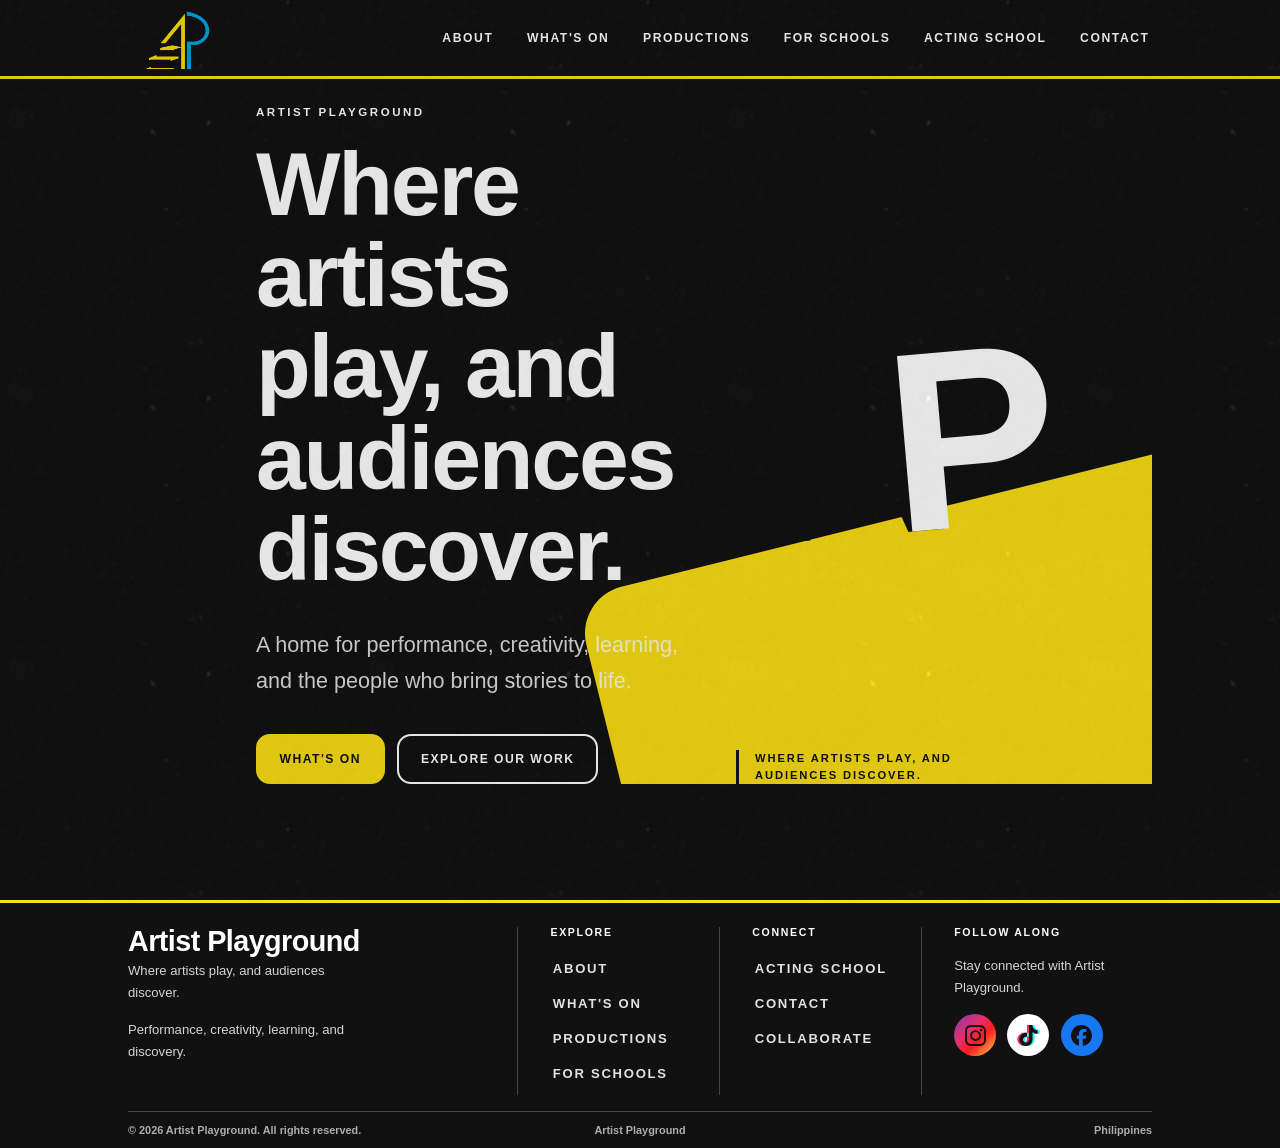
<file: index.html>
<!doctype html>
<html lang="en"><head><meta charset="utf-8"><meta name="viewport" content="width=device-width,initial-scale=1,viewport-fit=cover"><meta name="theme-color" content="#111111"><title>Artist Playground — Design Preview</title><link rel="preconnect" href="https://fonts.googleapis.com"><link rel="preconnect" href="https://fonts.gstatic.com" crossorigin><link href="https://fonts.googleapis.com/css2?family=Montserrat:wght@400;500;600;700;800&display=swap" rel="stylesheet"><link rel="stylesheet" href="./css/style.css"></head><body><header class="site-header"><div class="container nav-shell"><a class="brand" id="brand" href="#home" aria-label="Home"></a><button class="nav-toggle" id="menu" type="button" aria-expanded="false" aria-controls="nav"><span></span><span></span><span></span><span class="sr-only">Menu</span></button><nav id="nav" aria-label="Main navigation"><ul id="navlist"></ul></nav></div></header><main><section id="home"></section><section id="about"></section><section id="updates"></section><section id="productions"></section><section id="schools"></section><section id="school"></section><section id="contact"></section></main><footer id="foot"></footer><script src="./js/content.js"></script><script src="./js/main.js"></script></body></html>
</file>
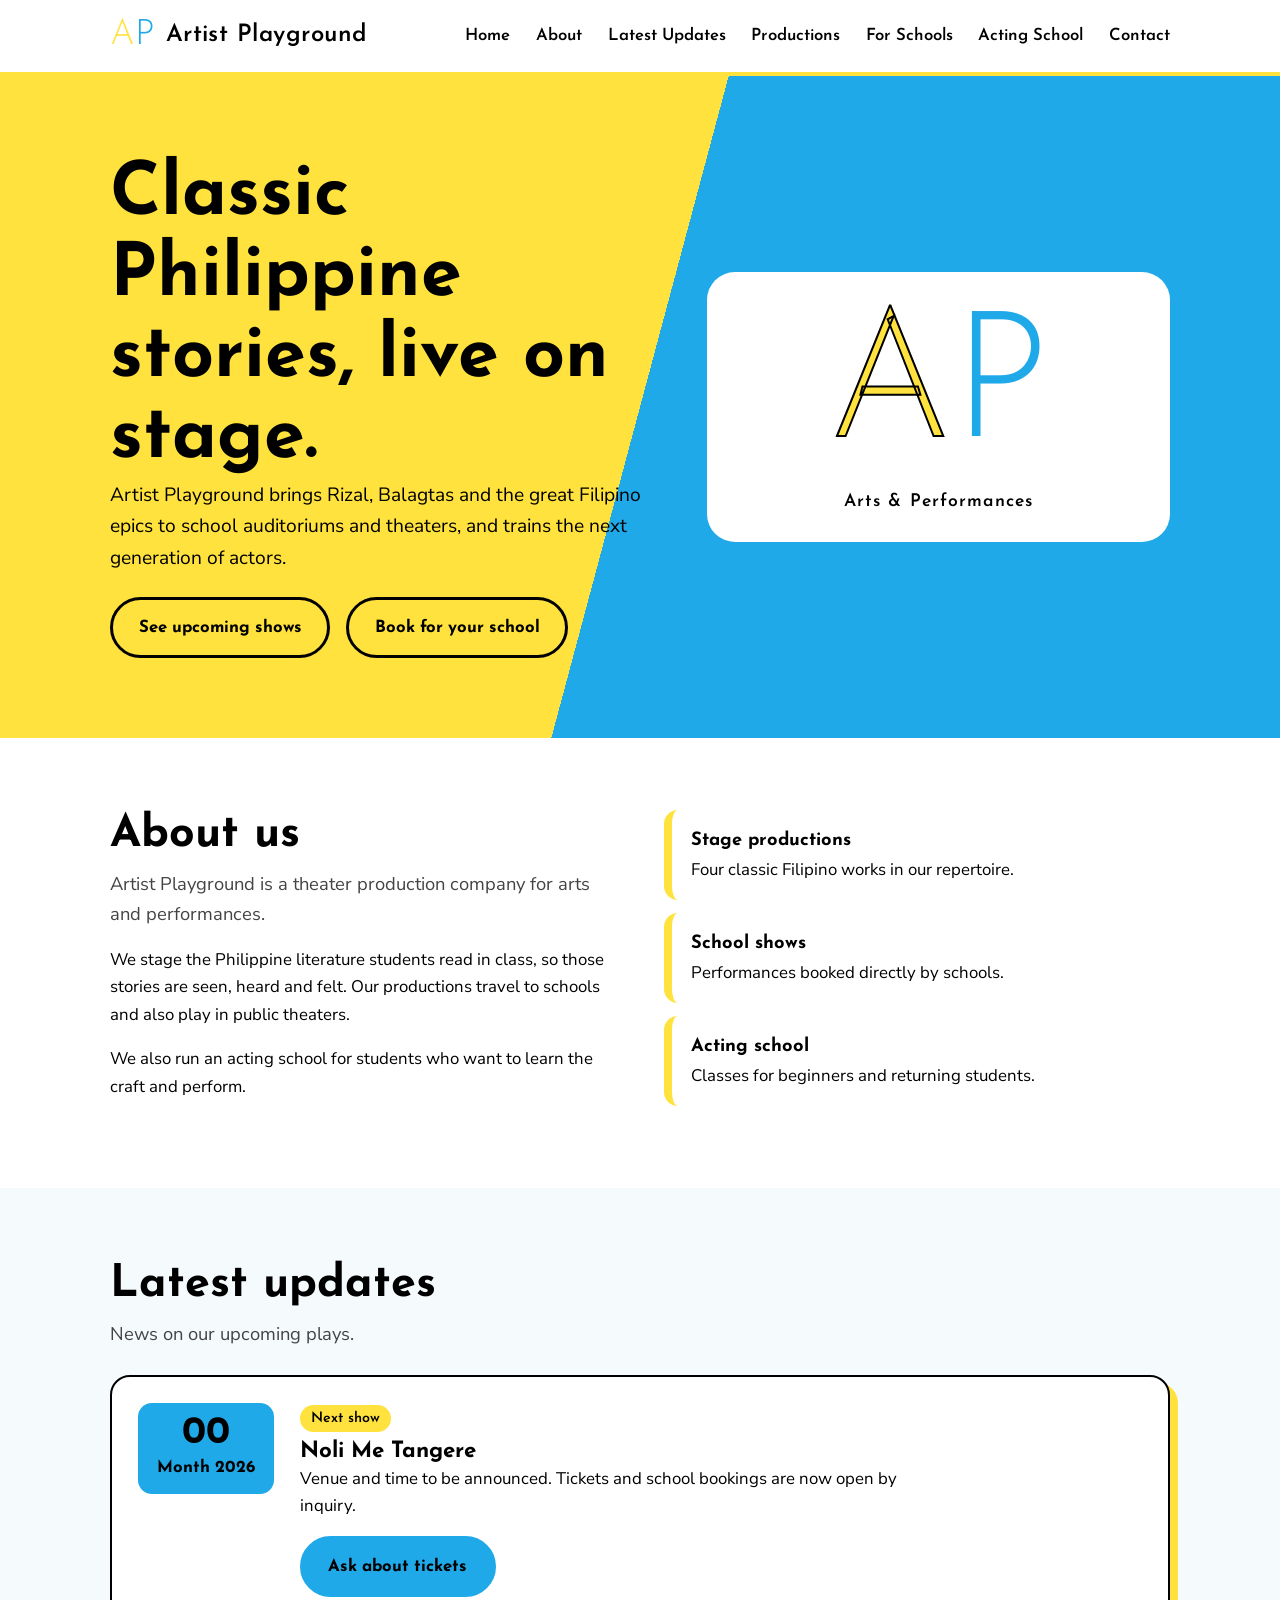
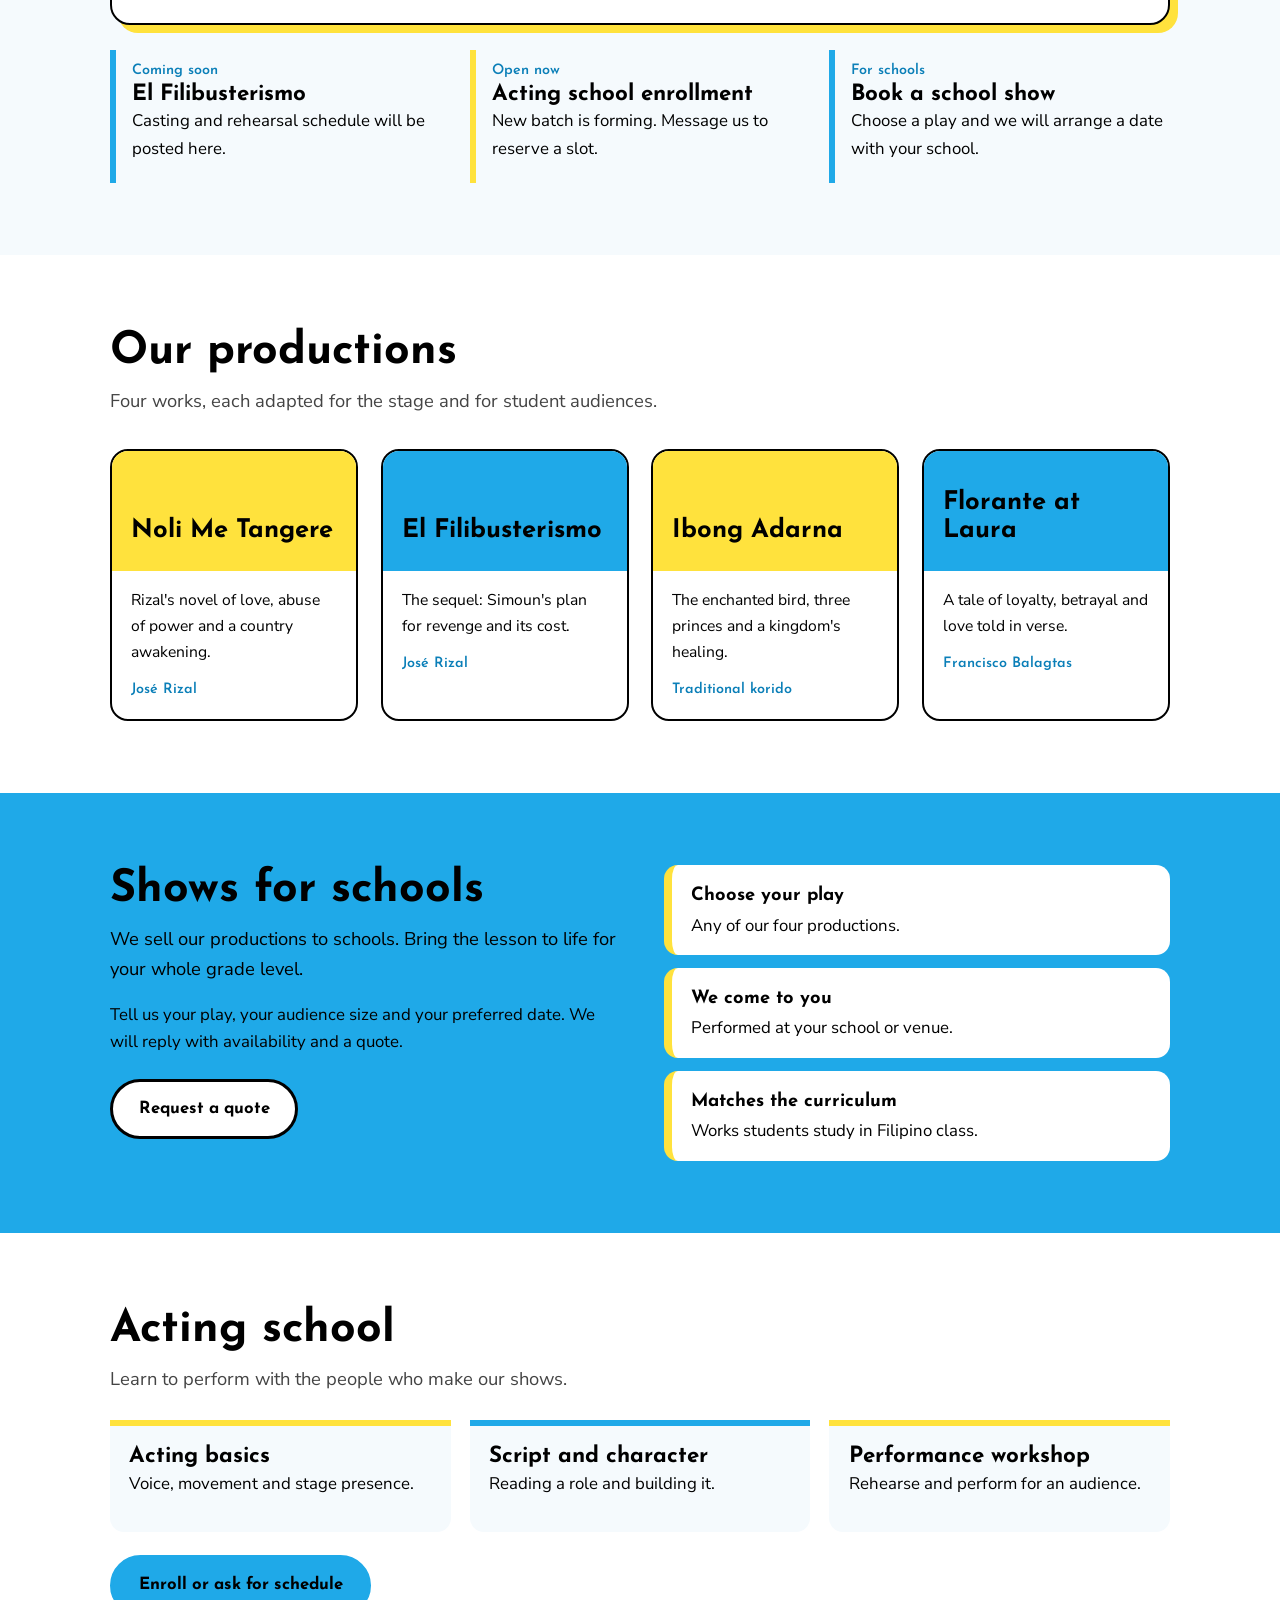
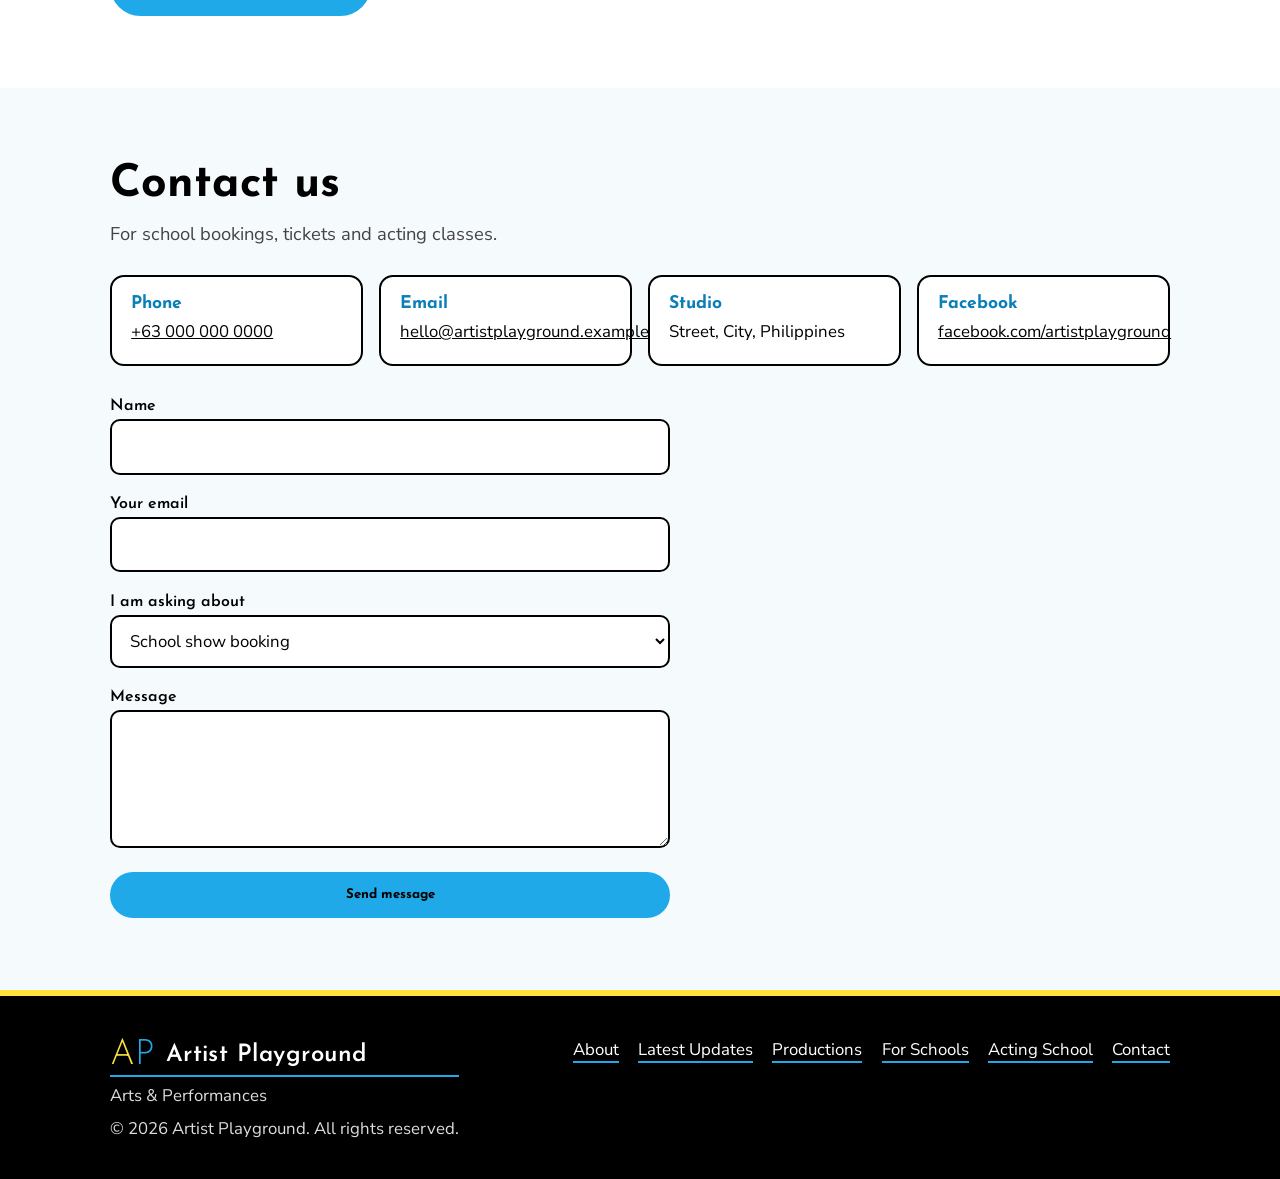
<file: artist-playground/artist-playground/index.html>
<!DOCTYPE html>
<html lang="en">
<head>
<meta charset="utf-8">
<meta name="viewport" content="width=device-width, initial-scale=1, viewport-fit=cover">
<title>Artist Playground | Arts & Performances</title>
<meta name="description" content="Theater production company staging Philippine classics for schools and the public, with an acting school.">
<link href="https://fonts.googleapis.com/css2?family=Josefin+Sans:wght@300;400;600;700&family=Nunito+Sans:wght@400;600&display=swap" rel="stylesheet">
<link rel="stylesheet" href="css/style.css">
</head>
<body>
<header>
 <div class="wrap bar" style="position:relative">
  <a class="brand" id="brand" href="#home" aria-label="Home"></a>
  <button class="menu" id="menu" aria-expanded="false" aria-controls="nav">Menu</button>
  <nav id="nav" aria-label="Main"><ul id="navlist"></ul></nav>
 </div>
</header>
<main>
 <section id="home"></section>
 <section id="about"></section>
 <section id="updates"></section>
 <section id="productions"></section>
 <section id="schools"></section>
 <section id="school"></section>
 <section id="contact"></section>
 <noscript><p class="wrap">Please enable JavaScript to view this site.</p></noscript>
</main>
<footer><div class="wrap foot" id="foot"></div></footer>
<script src="js/content.js"></script>
<script src="js/main.js"></script>
</body>
</html>
</file>
<file: css/style.css>
@import url('../style.css');

footer{background:var(--ink)!important;color:#fff!important}
footer a{color:#fff}
</file>
<file: artist-playground/artist-playground/css/style.css>
:root{--yellow:#FFE23D;--blue:#1FA9E8;--blue-deep:#0B7FB8;--ink:#000;--paper:#fff;--soft:#F5FAFD;--line:#d9e6ee;--muted:#444;
--head:'Josefin Sans','Century Gothic',Futura,sans-serif;--body:'Nunito Sans','Segoe UI',Arial,sans-serif;
box-sizing:border-box;padding-top:env(safe-area-inset-top,0px);padding-bottom:env(safe-area-inset-bottom,0px)}
@media (prefers-color-scheme:dark){:root:not([data-theme="light"]){--ink:#fff;--paper:#0c1a22;--soft:#112630;--line:#24404d;--muted:#c5d3da;--blue-deep:#5cc6f5}}
:root[data-theme="dark"]{--ink:#fff;--paper:#0c1a22;--soft:#112630;--line:#24404d;--muted:#c5d3da;--blue-deep:#5cc6f5}
*,*::before,*::after{box-sizing:inherit}
html{scroll-behavior:smooth;scroll-padding-top:calc(76px + env(safe-area-inset-top,0px))}
body{margin:0;background:var(--paper);color:var(--ink);font:400 1.05rem/1.65 var(--body)}
h1,h2,h3{font-family:var(--head);margin:0;line-height:1.1}
h2{font-size:clamp(2rem,4vw,2.8rem);font-weight:700;margin-bottom:.6rem}
h3{font-size:1.4rem;font-weight:700}
p{margin:0 0 1rem;max-width:62ch}
a{color:inherit}
:focus-visible{outline:3px solid var(--blue);outline-offset:3px}
.wrap{max-width:1100px;margin:0 auto;padding:0 1.25rem}
section{padding:4.5rem 0}
.lead{color:var(--muted);font-size:1.15rem}

header{position:sticky;top:0;z-index:10;background:var(--paper);border-bottom:4px solid var(--yellow);padding-top:env(safe-area-inset-top,0px)}
.bar{display:flex;align-items:center;justify-content:space-between;min-height:72px}
.brand{font-family:var(--head);text-decoration:none;font-weight:300;font-size:1.5rem;letter-spacing:.02em;display:flex;align-items:center;gap:.6rem}
.mark{font-weight:300;font-size:2.2rem;line-height:1}
.mark b{color:var(--yellow);font-weight:300;-webkit-text-stroke:0}
.mark i{color:var(--blue);font-style:normal}
.brand span.t{font-weight:600}
nav ul{display:flex;gap:1.6rem;list-style:none;margin:0;padding:0}
nav a{font-family:var(--head);font-weight:600;text-decoration:none;padding:.4rem 0;border-bottom:3px solid transparent}
nav a:hover{border-color:var(--blue)}
.menu{display:none;background:var(--yellow);color:#000;border:0;font:600 1rem var(--head);padding:.6rem 1rem;border-radius:8px;cursor:pointer}

.btn{display:inline-block;font-family:var(--head);font-weight:700;text-decoration:none;padding:.85rem 1.6rem;border-radius:999px;background:var(--blue);color:#000;border:3px solid var(--blue)}
.btn:hover{background:var(--yellow);border-color:var(--yellow)}
.btn.alt{background:transparent;color:var(--ink);border-color:var(--ink)}
.btn.alt:hover{background:var(--yellow);color:#000;border-color:var(--yellow)}
.row{display:flex;gap:1rem;flex-wrap:wrap;margin-top:1.4rem}

#home{padding:0;background:linear-gradient(105deg,var(--yellow) 0 50%,var(--blue) 50% 100%);color:#000}
.hero{display:grid;grid-template-columns:1.1fr .9fr;gap:2rem;align-items:center;padding:5rem 1.25rem}
.hero h1{font-size:clamp(2.6rem,6vw,4.6rem);font-weight:700}
.hero .big{background:var(--paper);color:var(--ink);border-radius:28px;padding:2rem;text-align:center;font-family:var(--head);font-weight:300;font-size:clamp(6rem,16vw,11rem);line-height:1}
.hero .big b{color:var(--yellow);font-weight:300;-webkit-text-stroke:2px #000}
.hero .big i{color:var(--blue);font-style:normal}
.hero .big small{display:block;font:600 1.1rem var(--head);letter-spacing:.06em;margin-top:.8rem}
.hero .btn.alt{color:#000;border-color:#000}

#updates{background:var(--soft)}
.feature{display:grid;grid-template-columns:auto 1fr;gap:1.6rem;background:var(--paper);border:2px solid var(--ink);border-radius:20px;padding:1.6rem;margin:1.6rem 0;box-shadow:8px 8px 0 var(--yellow)}
.date{background:var(--blue);color:#000;border-radius:14px;padding:.8rem 1.2rem;text-align:center;font-family:var(--head);font-weight:700;align-self:start}
.date big{display:block;font-size:2.4rem;line-height:1}
.tag{display:inline-block;background:var(--yellow);color:#000;font-family:var(--head);font-weight:600;padding:.1rem .7rem;border-radius:999px;font-size:.9rem;margin-bottom:.5rem}
.news{display:grid;grid-template-columns:repeat(auto-fit,minmax(260px,1fr));gap:1.2rem}
.news article{border-left:6px solid var(--blue);padding:.3rem 0 .3rem 1rem}
.news article:nth-child(2){border-color:var(--yellow)}
.news time{font:600 .9rem var(--head);color:var(--blue-deep)}

.plays{display:grid;grid-template-columns:repeat(auto-fit,minmax(240px,1fr));gap:1.4rem;margin-top:2rem}
.play{border:2px solid var(--ink);border-radius:18px;overflow:hidden;background:var(--paper)}
.play .top{padding:1.6rem 1.2rem;font-family:var(--head);font-weight:700;font-size:1.6rem;line-height:1.1;min-height:120px;display:flex;align-items:flex-end;color:#000}
.play:nth-child(odd) .top{background:var(--yellow)}
.play:nth-child(even) .top{background:var(--blue)}
.play .in{padding:1.1rem 1.2rem}
.play .in p{margin:0 0 .5rem;font-size:.98rem}
.play .by{font:600 .9rem var(--head);color:var(--blue-deep)}

#schools{background:var(--blue);color:#000}
#schools .lead{color:#000}
.split{display:grid;grid-template-columns:1fr 1fr;gap:3rem;align-items:start}
.list{list-style:none;padding:0;margin:0;display:grid;gap:.8rem}
.list li{background:var(--paper);color:var(--ink);border-radius:14px;padding:1rem 1.2rem;border-left:8px solid var(--yellow)}
.list li strong{font-family:var(--head);display:block;font-size:1.15rem}

.classes{display:grid;grid-template-columns:repeat(auto-fit,minmax(220px,1fr));gap:1.2rem;margin-top:1.6rem}
.classes div{border-top:6px solid var(--yellow);background:var(--soft);padding:1.2rem;border-radius:0 0 14px 14px}
.classes div:nth-child(even){border-color:var(--blue)}

#contact{background:var(--soft)}
.cards{display:grid;grid-template-columns:repeat(auto-fit,minmax(220px,1fr));gap:1rem;margin:1.6rem 0}
.cards div{background:var(--paper);border:2px solid var(--ink);border-radius:14px;padding:1.1rem 1.2rem}
.cards h3{font-size:1.1rem;color:var(--blue-deep)}
.cards p{margin:.3rem 0 0}
form{display:grid;gap:.9rem;max-width:560px}
label{font:600 1rem var(--head)}
input,select,textarea{width:100%;font:inherit;padding:.75rem .9rem;border:2px solid var(--ink);border-radius:10px;background:var(--paper);color:var(--ink)}
.ok{font-weight:600;color:var(--blue-deep)}

footer{background:#000;color:#fff;border-top:6px solid var(--yellow);padding:2.5rem 0 calc(2rem + env(safe-area-inset-bottom,0px))}
.foot{display:flex;flex-wrap:wrap;gap:2rem;justify-content:space-between}
footer ul{list-style:none;margin:0;padding:0;display:flex;gap:1.2rem;flex-wrap:wrap}
footer a{text-decoration:none;border-bottom:2px solid var(--blue)}
footer a:hover{border-color:var(--yellow)}
footer .mark b{color:var(--yellow)}
footer p{margin:.3rem 0;color:#ddd}

@media (max-width:820px){
 .menu{display:block}
 nav{position:absolute;left:0;right:0;top:100%;background:var(--paper);border-bottom:4px solid var(--yellow);display:none}
 nav.open{display:block}
 nav ul{flex-direction:column;gap:0;padding:.5rem 1.25rem 1rem}
 nav a{display:block;padding:.7rem 0}
 .hero,.split{grid-template-columns:1fr}
 #home{background:linear-gradient(180deg,var(--yellow) 0 60%,var(--blue) 60% 100%)}
 .feature{grid-template-columns:1fr}
 section{padding:3.2rem 0}
}
@media (prefers-reduced-motion:reduce){html{scroll-behavior:auto}}
</file>
